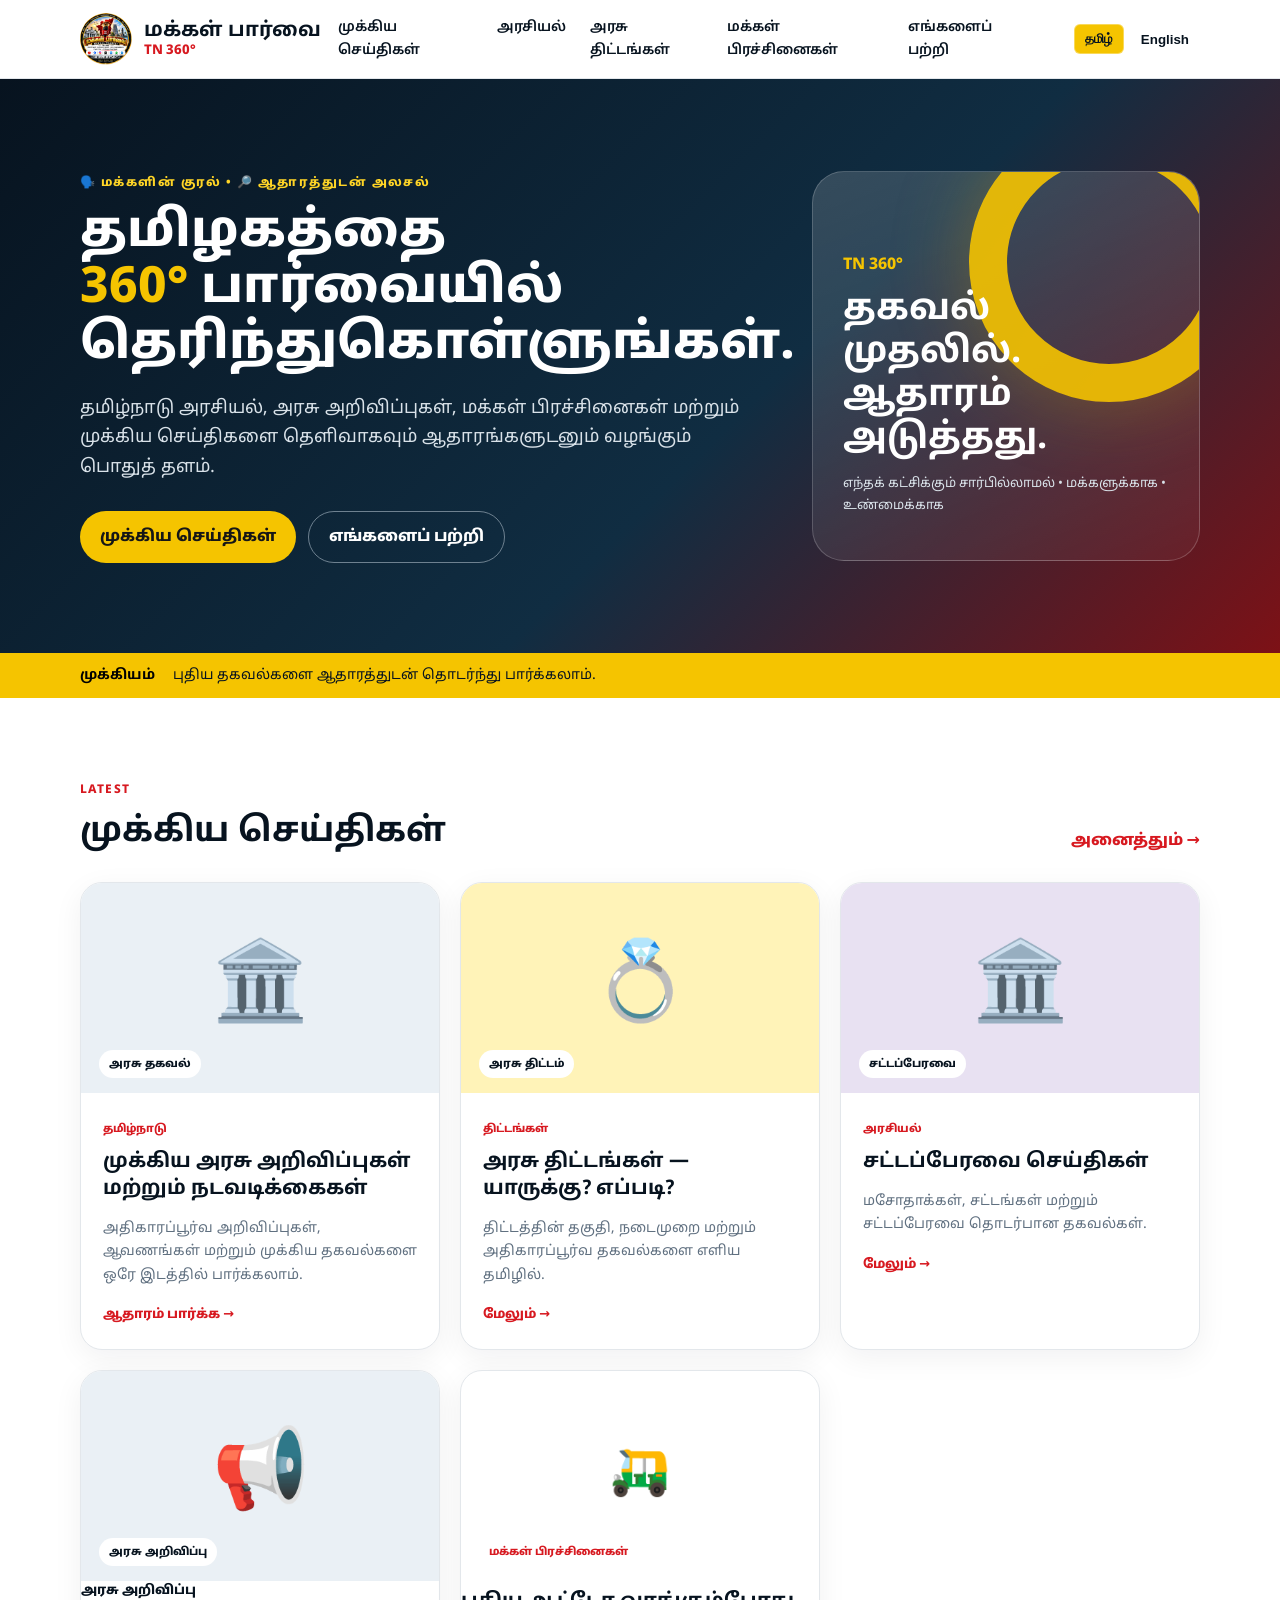
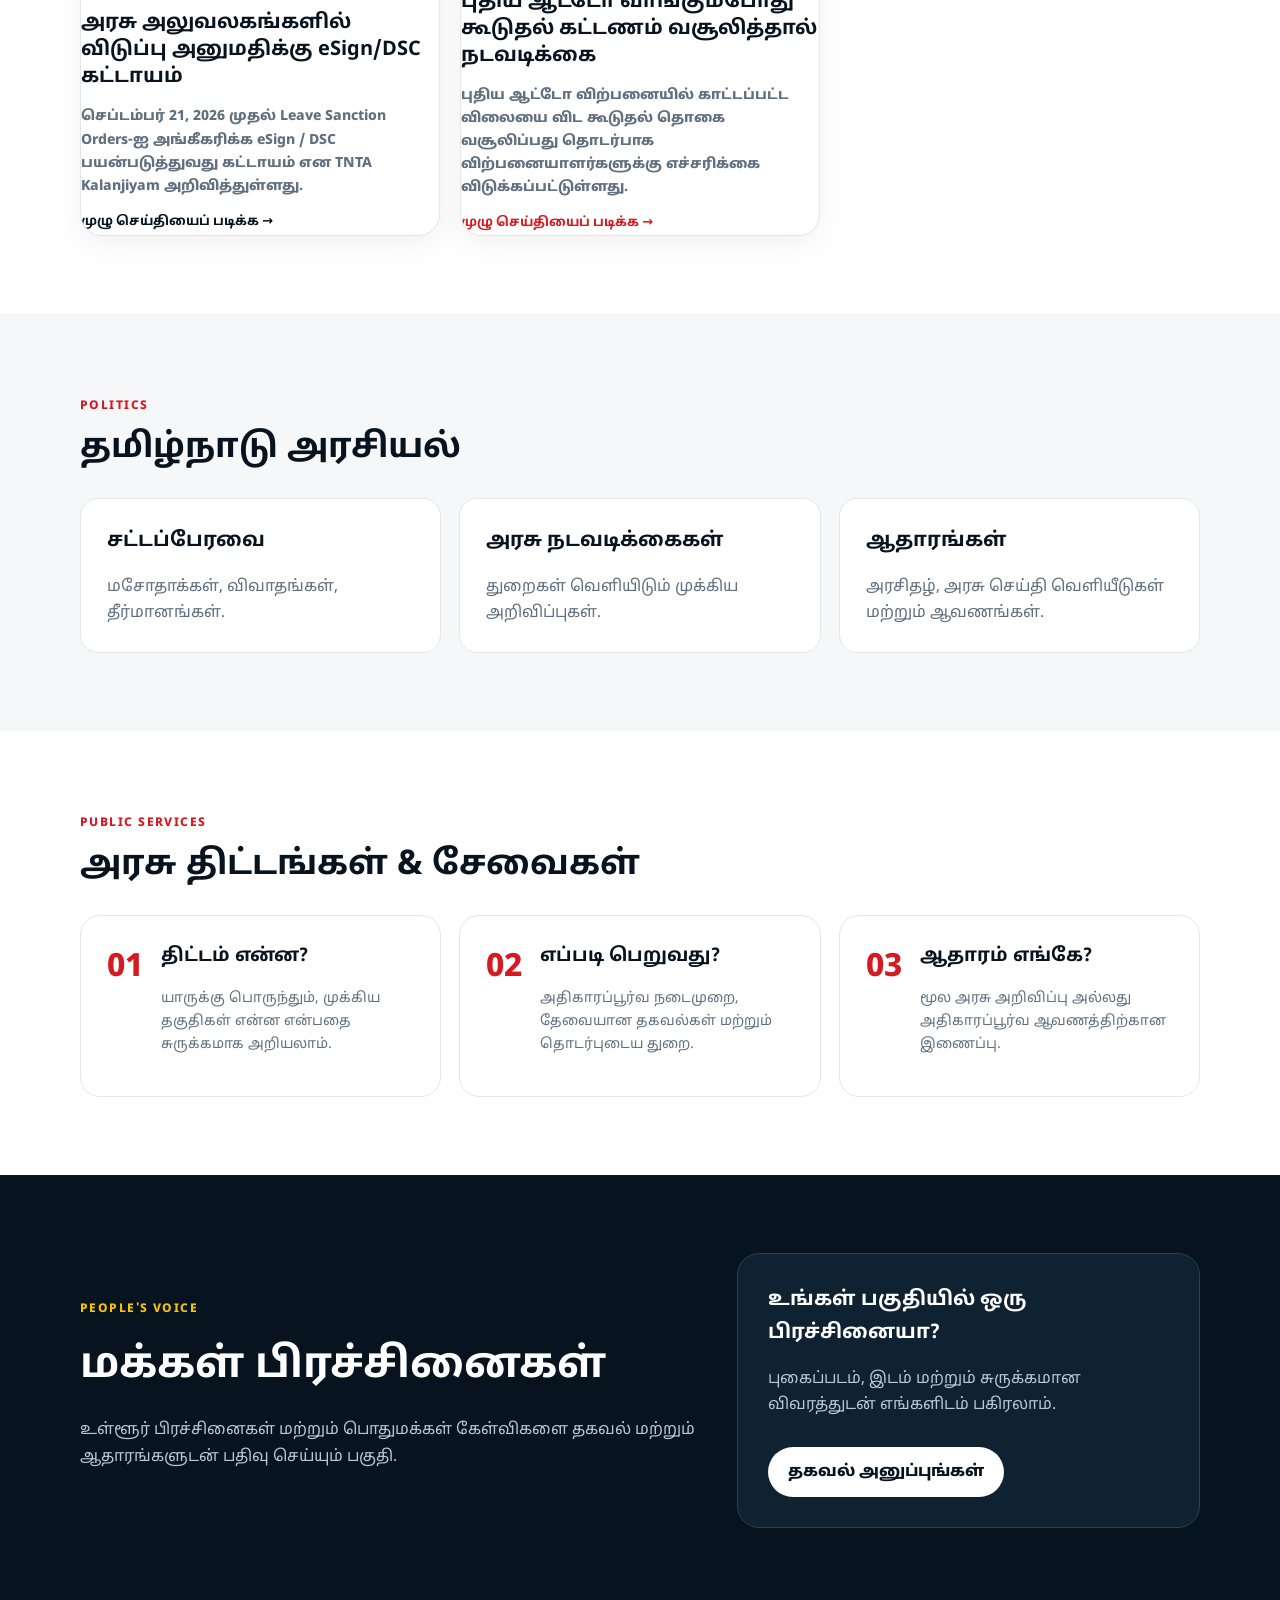
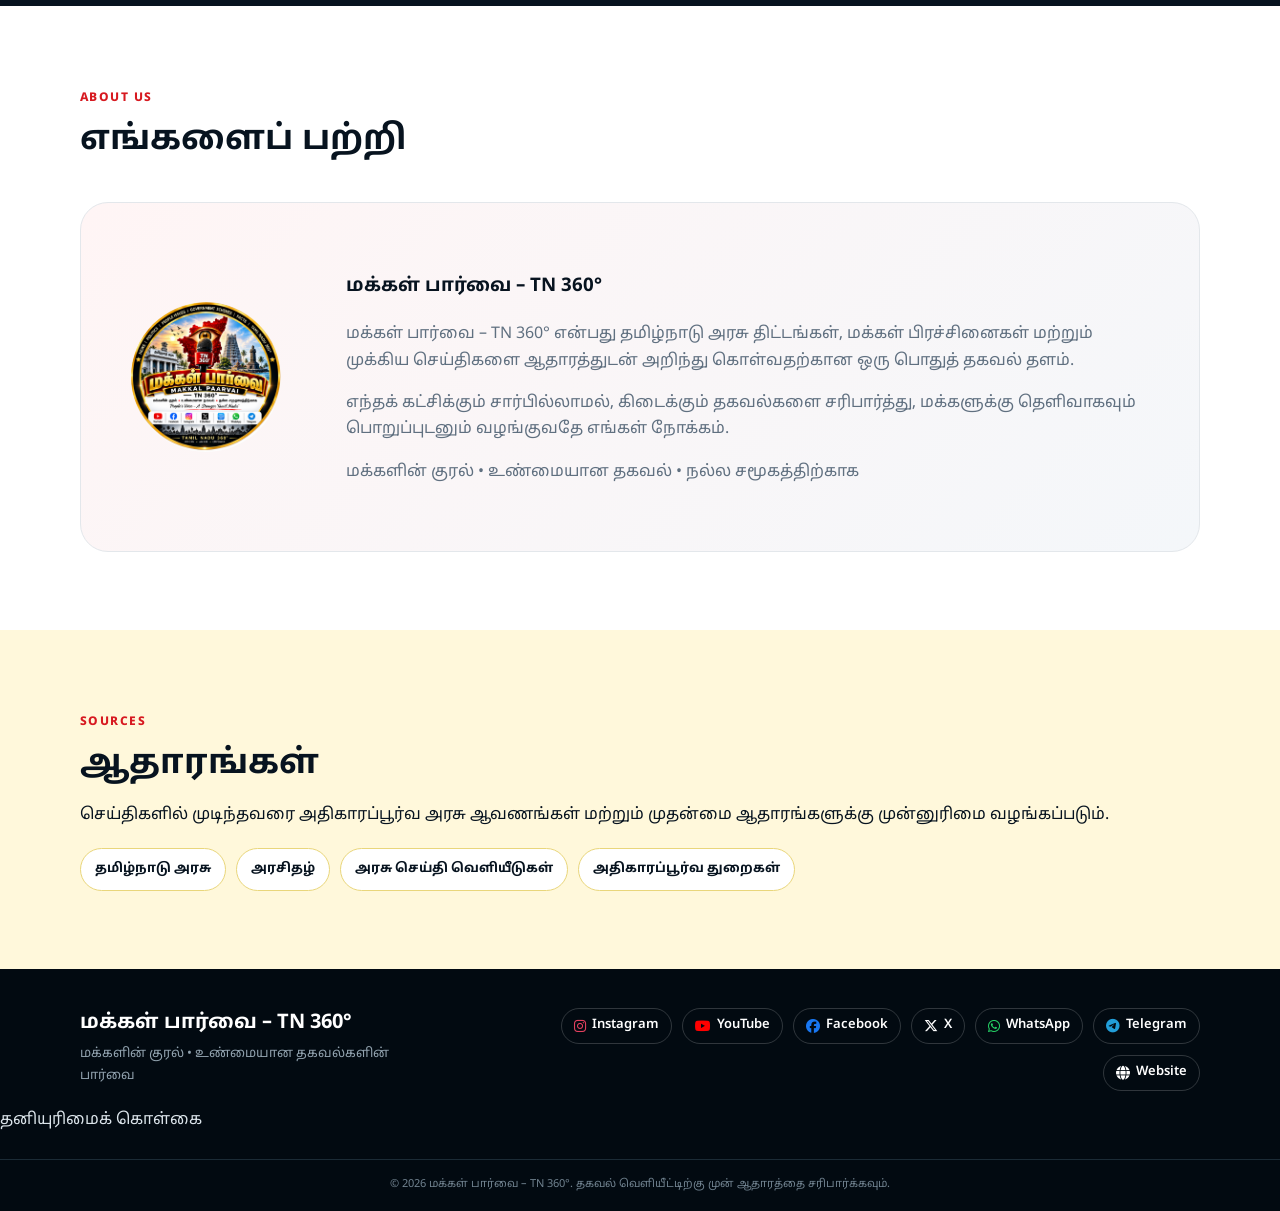
<file: index.html>
<!doctype html>
<html lang="ta">
<head>
  <meta charset="utf-8" />
  <meta name="viewport" content="width=device-width, initial-scale=1" />
  <meta name="description" content="மக்கள் பார்வை – TN 360° | தமிழக செய்திகள், அரசு அறிவிப்புகள், மக்கள் பிரச்சினைகள் மற்றும் ஆதாரத்துடன் தகவல்கள்." />
  <title>மக்கள் பார்வை – TN 360°</title>
  <link rel="icon" type="image/png" href="logo.png">
  <meta name="robots" content="index, follow">
<meta name="author" content="மக்கள் பார்வை – TN 360°">
<link rel="canonical" href="https://makkalpaarvaitn360.in/">
<meta name="theme-color" content="#07131f">
<meta property="og:type" content="website">
<meta property="og:title" content="மக்கள் பார்வை – TN 360°">
<meta property="og:description" content="தமிழக செய்திகள், அரசு அறிவிப்புகள், மக்கள் பிரச்சினைகள் மற்றும் ஆதாரத்துடன் தகவல்கள்.">
<meta property="og:url" content="https://makkalpaarvaitn360.in/">
<meta property="og:image" content="https://makkalpaarvaitn360.in/logo.png">

<meta name="twitter:card" content="summary_large_image">
<meta name="twitter:title" content="மக்கள் பார்வை – TN 360°">
<meta name="twitter:description" content="தமிழக செய்திகள், அரசு அறிவிப்புகள், மக்கள் பிரச்சினைகள் மற்றும் ஆதாரத்துடன் தகவல்கள்.">
<meta name="twitter:image" content="https://makkalpaarvaitn360.in/logo.png">
  <link rel="preconnect" href="https://fonts.googleapis.com">
  <link rel="preconnect" href="https://fonts.gstatic.com" crossorigin>
  <link href="https://fonts.googleapis.com/css2?family=Noto+Sans+Tamil:wght@400;500;600;700;800&display=swap" rel="stylesheet">
  <link rel="stylesheet" href="style.css" />
  <link rel="stylesheet" href="https://cdnjs.cloudflare.com/ajax/libs/font-awesome/6.7.2/css/all.min.css">
</head>
<body>
<header class="site-header">
  <div class="container nav-wrap">
    <a class="brand" href="#top" aria-label="மக்கள் பார்வை TN 360°">
      <img class="site-logo" src="logo.png" alt="மக்கள் பார்வை TN 360°">
      <div><strong>மக்கள் பார்வை</strong><small>TN 360°</small></div>
    </a>
   
    <nav>
      <a href="#latest">முக்கிய செய்திகள்</a>
      <a href="#politics">அரசியல்</a>
      <a href="#schemes">அரசு திட்டங்கள்</a>
      <a href="#people">மக்கள் பிரச்சினைகள்</a>
      <a href="#about">எங்களைப் பற்றி</a>
    </nav>
    <div class="language-switcher">
<button type="button" class="active" onclick="setLanguage('ta')">தமிழ்</button>
<button type="button" onclick="setLanguage('en')">English</button></div>
  </div>
  <select class="mobile-language-switcher" aria-label="Language" onchange="setLanguage(this.value)">
  <option value="ta">தமிழ்</option>
  <option value="en">English</option>
</select>
  <button class="menu" aria-label="மெனு" onclick="document.body.classList.toggle('menu-open')">☰</button>
  </div>
</header>

<main id="top">
<section class="hero">
  <div class="container hero-grid">
    <div>
      <span class="eyebrow">🗣️ மக்களின் குரல் • 🔎 ஆதாரத்துடன் அலசல்</span>
      <h1><span class="no-break">தமிழகத்தை</span><br><span class="no-break"><em>360°</em> பார்வையில்</span><br><span class="no-break">தெரிந்துகொள்ளுங்கள்.</span></h1>
      <p>தமிழ்நாடு அரசியல், அரசு அறிவிப்புகள், மக்கள் பிரச்சினைகள் மற்றும் முக்கிய செய்திகளை தெளிவாகவும் ஆதாரங்களுடனும் வழங்கும் பொதுத் தளம்.</p>
      <div class="hero-actions"><a class="btn primary" href="#latest">முக்கிய செய்திகள்</a><a class="btn ghost" href="#about">எங்களைப் பற்றி</a></div>
    </div>
    <div class="hero-card">
      <div class="ring"></div>
      <div class="hero-card-content"><span>TN 360°</span><h2>தகவல் முதலில்.<br>ஆதாரம் அடுத்தது.</h2><p>எந்தக் கட்சிக்கும் சார்பில்லாமல் • மக்களுக்காக • உண்மைக்காக</p></div>
    </div>
  </div>
</section>

<section class="ticker"><div class="container"><b>முக்கியம்</b><div id="tickerText">புதிய தகவல்களை ஆதாரத்துடன் தொடர்ந்து பார்க்கலாம்.</div></div></section>

<section id="latest" class="section container">
  <div class="section-head"><div><span class="eyebrow">LATEST</span><h2>முக்கிய செய்திகள்</h2></div><a href="#latest">அனைத்தும் →</a></div>
  <div class="cards">
    <article class="card featured"><div class="thumb gov">🏛️<span>அரசு தகவல்</span></div><div class="card-body"><span class="tag">தமிழ்நாடு</span><h3>முக்கிய அரசு அறிவிப்புகள் மற்றும் நடவடிக்கைகள்</h3><p>அதிகாரப்பூர்வ அறிவிப்புகள், ஆவணங்கள் மற்றும் முக்கிய தகவல்களை ஒரே இடத்தில் பார்க்கலாம்.</p><a href="https://stationeryprinting.tn.gov.in/gazette.php" target="_blank" rel="noopener">ஆதாரம் பார்க்க →</a></div></article>
    <article class="card"><div class="thumb gold">💍<span>அரசு திட்டம்</span></div><div class="card-body"><span class="tag">திட்டங்கள்</span><h3>அரசு திட்டங்கள் — யாருக்கு? எப்படி?</h3><p>திட்டத்தின் தகுதி, நடைமுறை மற்றும் அதிகாரப்பூர்வ தகவல்களை எளிய தமிழில்.</p><a href="#schemes">மேலும் →</a></div></article>
    <article class="card"><div class="thumb assembly">🏛️<span>சட்டப்பேரவை</span></div><div class="card-body"><span class="tag">அரசியல்</span><h3>சட்டப்பேரவை செய்திகள்</h3><p>மசோதாக்கள், சட்டங்கள் மற்றும் சட்டப்பேரவை தொடர்பான தகவல்கள்.</p><a href="#politics">மேலும் →</a></div></article>
    <article class="card">
  <a href="https://makkalpaarvaitn360.in/news/first-news.html" style="text-decoration:none;color:inherit;display:block;">
    
    <div class="thumb gov">
      📢 <span>அரசு அறிவிப்பு</span>
    </div>

    <div>
      <span>அரசு அறிவிப்பு</span>

      <h3>
        அரசு அலுவலகங்களில் விடுப்பு அனுமதிக்கு eSign/DSC கட்டாயம்
      </h3>

      <p>
        செப்டம்பர் 21, 2026 முதல் Leave Sanction Orders-ஐ
        அங்கீகரிக்க eSign / DSC பயன்படுத்துவது கட்டாயம் என
        TNTA Kalanjiyam அறிவித்துள்ளது.
      </p>

      <strong>
        முழு செய்தியைப் படிக்க →
      </strong>
    </div>

  </a>
</article>
    <article class="card">
  <a href="https://makkalpaarvaitn360.in/news/auto-dealers-excess-charges.html">

    <div class="thumb people">
      🛺 <span>மக்கள் பிரச்சினைகள்</span>
    </div>

    <div>
  

      <h3>
        புதிய ஆட்டோ வாங்கும்போது கூடுதல் கட்டணம் வசூலித்தால் நடவடிக்கை
      </h3>

      <p>
        புதிய ஆட்டோ விற்பனையில் காட்டப்பட்ட விலையை விட கூடுதல் தொகை வசூலிப்பது தொடர்பாக விற்பனையாளர்களுக்கு எச்சரிக்கை விடுக்கப்பட்டுள்ளது.
      </p>

      <strong>
        முழு செய்தியைப் படிக்க →
      </strong>
    </div>

  </a>
    </article>
  </div>
</section>

<section id="politics" class="section alt"><div class="container">
  <div class="section-head"><div><span class="eyebrow">POLITICS</span><h2>தமிழ்நாடு அரசியல்</h2></div></div>
  <div class="topic-grid"><div><b>சட்டப்பேரவை</b><p>மசோதாக்கள், விவாதங்கள், தீர்மானங்கள்.</p></div><div><b>அரசு நடவடிக்கைகள்</b><p>துறைகள் வெளியிடும் முக்கிய அறிவிப்புகள்.</p></div><div><b>ஆதாரங்கள்</b><p>அரசிதழ், அரசு செய்தி வெளியீடுகள் மற்றும் ஆவணங்கள்.</p></div></div>
</div></section>

<section id="schemes" class="section container">
  <div class="section-head"><div><span class="eyebrow">PUBLIC SERVICES</span><h2>அரசு திட்டங்கள் & சேவைகள்</h2></div></div>
  <div class="scheme-list">
    <div class="scheme"><span>01</span><div><h3>திட்டம் என்ன?</h3><p>யாருக்கு பொருந்தும், முக்கிய தகுதிகள் என்ன என்பதை சுருக்கமாக அறியலாம்.</p></div></div>
    <div class="scheme"><span>02</span><div><h3>எப்படி பெறுவது?</h3><p>அதிகாரப்பூர்வ நடைமுறை, தேவையான தகவல்கள் மற்றும் தொடர்புடைய துறை.</p></div></div>
    <div class="scheme"><span>03</span><div><h3>ஆதாரம் எங்கே?</h3><p>மூல அரசு அறிவிப்பு அல்லது அதிகாரப்பூர்வ ஆவணத்திற்கான இணைப்பு.</p></div></div>
  </div>
</section>

<section id="people" class="section dark"><div class="container people-grid"><div><span class="eyebrow">PEOPLE'S VOICE</span><h2>மக்கள் பிரச்சினைகள்</h2><p>உள்ளூர் பிரச்சினைகள் மற்றும் பொதுமக்கள் கேள்விகளை தகவல் மற்றும் ஆதாரங்களுடன் பதிவு செய்யும் பகுதி.</p></div><div class="contact-card"><b>உங்கள் பகுதியில் ஒரு பிரச்சினையா?</b><p>புகைப்படம், இடம் மற்றும் சுருக்கமான விவரத்துடன் எங்களிடம் பகிரலாம்.</p><a class="btn light" href="mailto:makkalpaarvai.tn360@gmail.com">தகவல் அனுப்புங்கள்</a>

</section>
  <section id="about" class="section about">
  <div class="container">

    <div class="section-head">
      <div>
        <span class="eyebrow">ABOUT US</span>
        <h2>எங்களைப் பற்றி</h2>
      </div>
    </div>

    <div class="about-box">
      <img src="logo.png"
           alt="மக்கள் பார்வை TN 360°"
           style="width:150px;height:150px;object-fit:contain;border-radius:50%;display:block;">

      <div>
        <h3>மக்கள் பார்வை – TN 360°</h3>

        <p>
          மக்கள் பார்வை – TN 360° என்பது தமிழ்நாடு அரசு திட்டங்கள்,
          மக்கள் பிரச்சினைகள் மற்றும் முக்கிய செய்திகளை ஆதாரத்துடன்
          அறிந்து கொள்வதற்கான ஒரு பொதுத் தகவல் தளம்.
        </p>

        <p>
          எந்தக் கட்சிக்கும் சார்பில்லாமல், கிடைக்கும் தகவல்களை
          சரிபார்த்து, மக்களுக்கு தெளிவாகவும் பொறுப்புடனும்
          வழங்குவதே எங்கள் நோக்கம்.
        </p>

        <p>
          மக்களின் குரல் • உண்மையான தகவல் • நல்ல சமூகத்திற்காக
        </p>
      </div>
    </div>

  </div>
  </section>
<section id="sources" class="section source-section"><div class="container"><span class="eyebrow">SOURCES</span><h2>ஆதாரங்கள்</h2><p>செய்திகளில் முடிந்தவரை அதிகாரப்பூர்வ அரசு ஆவணங்கள் மற்றும் முதன்மை ஆதாரங்களுக்கு முன்னுரிமை வழங்கப்படும்.</p><div class="source-pills"><span>தமிழ்நாடு அரசு</span><span>அரசிதழ்</span><span>அரசு செய்தி வெளியீடுகள்</span><span>அதிகாரப்பூர்வ துறைகள்</span></div></div></section>
</main>

<footer>
  <div class="container footer-grid">
    <div>
      <strong>மக்கள் பார்வை – TN 360°</strong>
      <p>மக்களின் குரல் • உண்மையான தகவல்களின் பார்வை</p>
    </div>

    <div class="social">
  <a href="https://www.instagram.com/makkalpaarvaitn360/" target="_blank" rel="noopener" aria-label="Instagram"><i class="fa-brands fa-instagram"></i><span>Instagram</span></a>
  <a href="https://www.youtube.com/@MakkalPaarvaiTN360" target="_blank" rel="noopener" aria-label="YouTube"><i class="fa-brands fa-youtube"></i><span>YouTube</span></a>
  <a href="https://www.facebook.com/profile.php?id=61594509090727" target="_blank" rel="noopener" aria-label="Facebook"><i class="fa-brands fa-facebook"></i><span>Facebook</span></a>
  <a href="https://x.com/MakkalPaarvaiTN" target="_blank" rel="noopener" aria-label="X"><i class="fa-brands fa-x-twitter"></i><span>X</span></a>
  <a href="https://whatsapp.com/channel/0029VbDKTFdCxoAmaTewLA0a" target="_blank" rel="noopener" aria-label="WhatsApp"><i class="fa-brands fa-whatsapp"></i><span>WhatsApp</span></a>
  <a href="https://t.me/MakkalPaarvaiTN360" target="_blank" rel="noopener" aria-label="Telegram"><i class="fa-brands fa-telegram"></i><span>Telegram</span></a>
  <a href="https://makkalpaarvaitn360.in/" target="_blank" rel="noopener" aria-label="Website"><i class="fa-solid fa-globe"></i><span>Website</span></a>
</div>
  </div>
<p>
  <a href="privacy-policy.html">தனியுரிமைக் கொள்கை</a>
</p>
  <div class="copyright">
    © 2026 மக்கள் பார்வை – TN 360°. தகவல் வெளியீட்டிற்கு முன் ஆதாரத்தை சரிபார்க்கவும்.
  </div>
</footer><script src="script.js"></script>
</body>
</html>
</file>
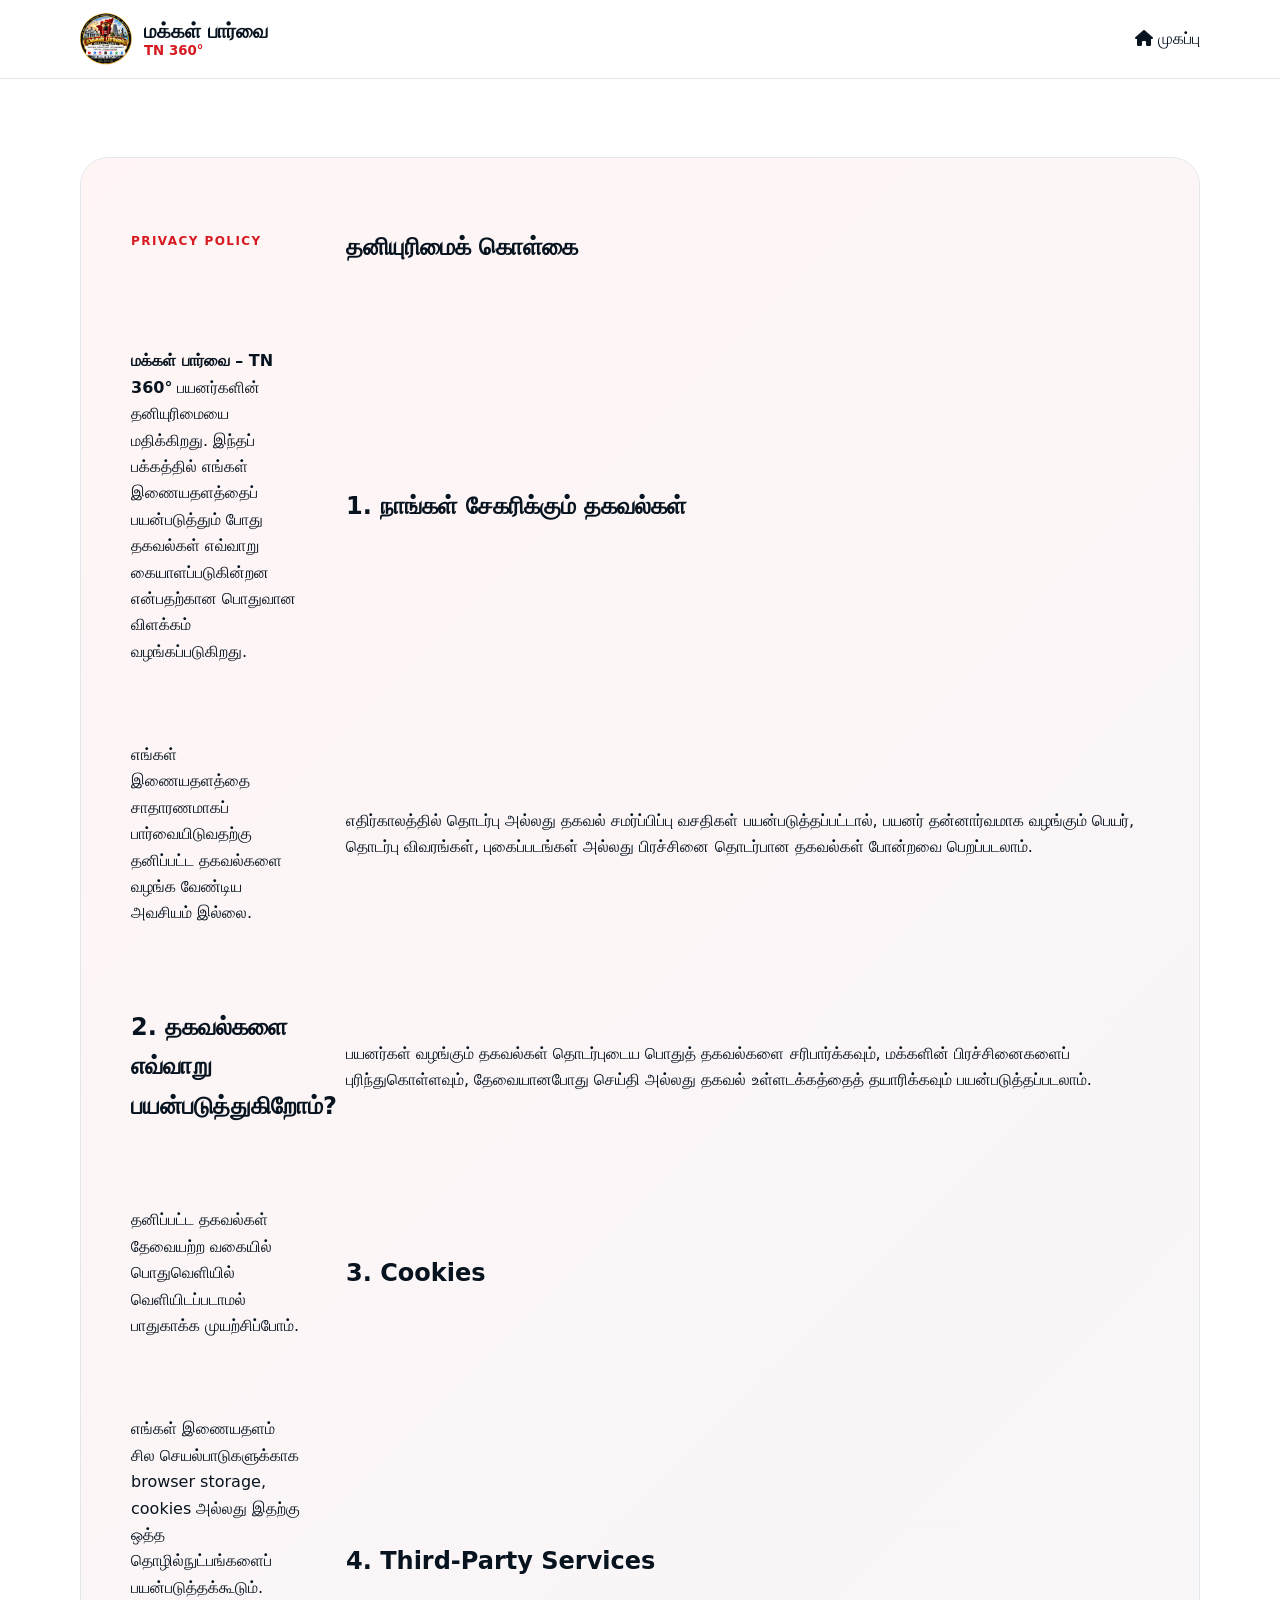
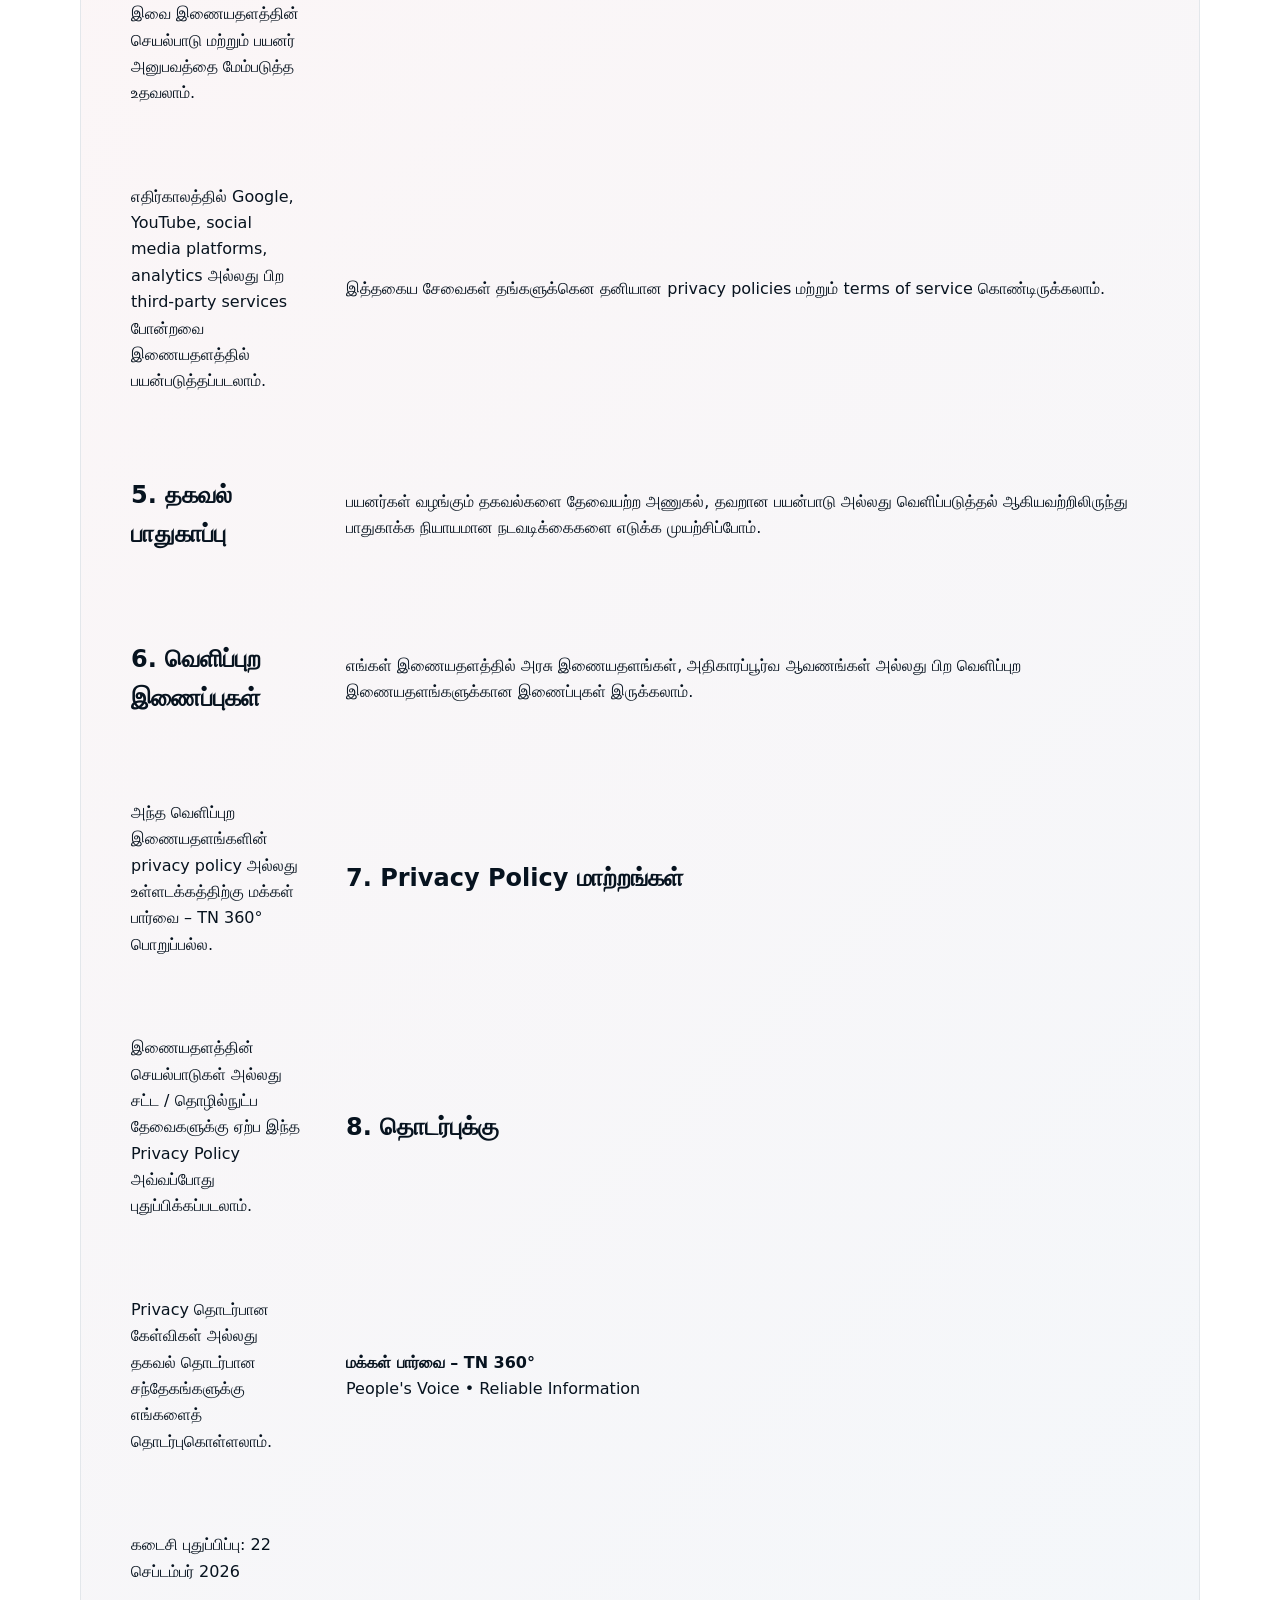
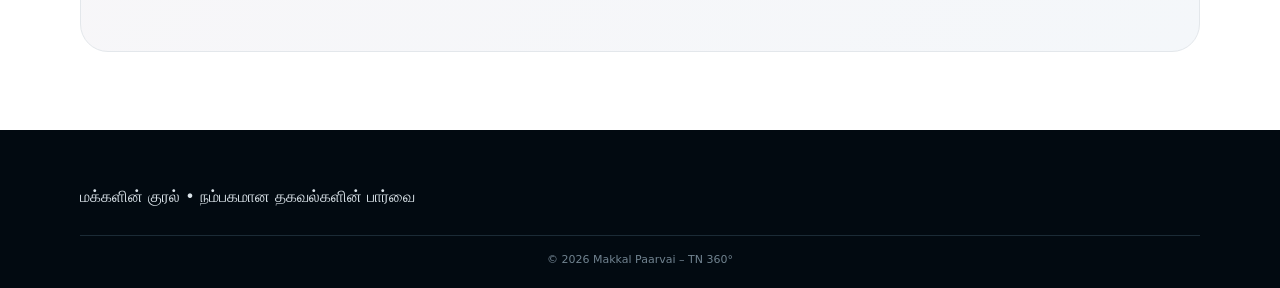
<file: privacy-policy.html>
<!doctype html>
<html lang="ta">
<head>
  <meta charset="utf-8">
  <meta name="viewport" content="width=device-width, initial-scale=1">

  <title>தனியுரிமைக் கொள்கை – மக்கள் பார்வை TN 360°</title>

  <meta name="description" content="மக்கள் பார்வை – TN 360° தனியுரிமைக் கொள்கை. பயனர் தகவல்கள் எவ்வாறு பயன்படுத்தப்படுகின்றன மற்றும் பாதுகாக்கப்படுகின்றன என்பதற்கான தகவல்கள்.">

  <link rel="icon" type="image/png" href="logo.png">
  <link rel="stylesheet" href="style.css">

  <link rel="stylesheet"
        href="https://cdnjs.cloudflare.com/ajax/libs/font-awesome/6.7.2/css/all.min.css">
</head>

<body>

<header class="site-header">
  <div class="container nav-wrap">

    <a href="index.html" class="brand">
      <img src="logo.png"
           alt="மக்கள் பார்வை TN 360°"
           class="site-logo">

      <div>
        <strong>மக்கள் பார்வை</strong>
        <small>TN 360°</small>
      </div>
    </a>

    <a href="index.html" class="hero-btn">
      <i class="fa-solid fa-house"></i>
      முகப்பு
    </a>

  </div>
</header>

<main>

  <section class="section">
    <div class="container">

      <div class="about-box">

        <span class="eyebrow">PRIVACY POLICY</span>

        <h1>தனியுரிமைக் கொள்கை</h1>

        <p>
          <strong>மக்கள் பார்வை – TN 360°</strong>
          பயனர்களின் தனியுரிமையை மதிக்கிறது.
          இந்தப் பக்கத்தில் எங்கள் இணையதளத்தைப் பயன்படுத்தும் போது
          தகவல்கள் எவ்வாறு கையாளப்படுகின்றன என்பதற்கான பொதுவான விளக்கம் வழங்கப்படுகிறது.
        </p>

        <h2>1. நாங்கள் சேகரிக்கும் தகவல்கள்</h2>

        <p>
          எங்கள் இணையதளத்தை சாதாரணமாகப் பார்வையிடுவதற்கு
          தனிப்பட்ட தகவல்களை வழங்க வேண்டிய அவசியம் இல்லை.
        </p>

        <p>
          எதிர்காலத்தில் தொடர்பு அல்லது தகவல் சமர்ப்பிப்பு வசதிகள்
          பயன்படுத்தப்பட்டால், பயனர் தன்னார்வமாக வழங்கும்
          பெயர், தொடர்பு விவரங்கள், புகைப்படங்கள் அல்லது
          பிரச்சினை தொடர்பான தகவல்கள் போன்றவை பெறப்படலாம்.
        </p>

        <h2>2. தகவல்களை எவ்வாறு பயன்படுத்துகிறோம்?</h2>

        <p>
          பயனர்கள் வழங்கும் தகவல்கள் தொடர்புடைய பொதுத் தகவல்களை
          சரிபார்க்கவும், மக்களின் பிரச்சினைகளைப் புரிந்துகொள்ளவும்,
          தேவையானபோது செய்தி அல்லது தகவல் உள்ளடக்கத்தைத் தயாரிக்கவும்
          பயன்படுத்தப்படலாம்.
        </p>

        <p>
          தனிப்பட்ட தகவல்கள் தேவையற்ற வகையில் பொதுவெளியில்
          வெளியிடப்படாமல் பாதுகாக்க முயற்சிப்போம்.
        </p>

        <h2>3. Cookies</h2>

        <p>
          எங்கள் இணையதளம் சில செயல்பாடுகளுக்காக browser storage,
          cookies அல்லது இதற்கு ஒத்த தொழில்நுட்பங்களைப் பயன்படுத்தக்கூடும்.
          இவை இணையதளத்தின் செயல்பாடு மற்றும் பயனர் அனுபவத்தை
          மேம்படுத்த உதவலாம்.
        </p>

        <h2>4. Third-Party Services</h2>

        <p>
          எதிர்காலத்தில் Google, YouTube, social media platforms,
          analytics அல்லது பிற third-party services போன்றவை
          இணையதளத்தில் பயன்படுத்தப்படலாம்.
        </p>

        <p>
          இத்தகைய சேவைகள் தங்களுக்கென தனியான privacy policies
          மற்றும் terms of service கொண்டிருக்கலாம்.
        </p>

        <h2>5. தகவல் பாதுகாப்பு</h2>

        <p>
          பயனர்கள் வழங்கும் தகவல்களை தேவையற்ற அணுகல்,
          தவறான பயன்பாடு அல்லது வெளிப்படுத்தல் ஆகியவற்றிலிருந்து
          பாதுகாக்க நியாயமான நடவடிக்கைகளை எடுக்க முயற்சிப்போம்.
        </p>

        <h2>6. வெளிப்புற இணைப்புகள்</h2>

        <p>
          எங்கள் இணையதளத்தில் அரசு இணையதளங்கள், அதிகாரப்பூர்வ
          ஆவணங்கள் அல்லது பிற வெளிப்புற இணையதளங்களுக்கான
          இணைப்புகள் இருக்கலாம்.
        </p>

        <p>
          அந்த வெளிப்புற இணையதளங்களின் privacy policy அல்லது
          உள்ளடக்கத்திற்கு மக்கள் பார்வை – TN 360° பொறுப்பல்ல.
        </p>

        <h2>7. Privacy Policy மாற்றங்கள்</h2>

        <p>
          இணையதளத்தின் செயல்பாடுகள் அல்லது சட்ட / தொழில்நுட்ப
          தேவைகளுக்கு ஏற்ப இந்த Privacy Policy அவ்வப்போது
          புதுப்பிக்கப்படலாம்.
        </p>

        <h2>8. தொடர்புக்கு</h2>

        <p>
          Privacy தொடர்பான கேள்விகள் அல்லது தகவல் தொடர்பான
          சந்தேகங்களுக்கு எங்களைத் தொடர்புகொள்ளலாம்.
        </p>

        <p>
          <strong>மக்கள் பார்வை – TN 360°</strong><br>
          People's Voice • Reliable Information
        </p>

        <p class="muted">
          கடைசி புதுப்பிப்பு: 22 செப்டம்பர் 2026
        </p>

      </div>

    </div>
  </section>

</main>

<footer>
  <div class="container">
    <p>மக்களின் குரல் • நம்பகமான தகவல்களின் பார்வை</p>
    <div class="copyright">
      © 2026 Makkal Paarvai – TN 360°
    </div>
  </div>
</footer>

</body>
</html>
</file>
<file: style.css>
:root{
  --ink:#07131f;
  --muted:#607080;
  --red:#d71920;
  --gold:#f5c400;
  --paper:#f6f7f9;
  --white:#fff;
  --line:#e3e7eb;
  --radius:22px;
}

*{
  box-sizing:border-box;
}

html{
  scroll-behavior:smooth;
  overflow-x:hidden;
}

body{
  margin:0;
  font-family:'Noto Sans Tamil',system-ui,sans-serif;
  color:var(--ink);
  background:#fff;
  line-height:1.65;
  overflow-x:hidden;
}

img{
  max-width:100%;
  height:auto;
}

a{
  text-decoration:none;
  color:inherit;
}

.container{
  width:min(1120px,92%);
  margin:0 auto;
}

/* ================= HEADER ================= */

.site-header{
  position:sticky;
  top:0;
  z-index:20;
  background:rgba(255,255,255,.96);
  backdrop-filter:blur(12px);
  border-bottom:1px solid var(--line);
}

.nav-wrap{
  min-height:78px;
  display:flex;
  align-items:center;
  justify-content:space-between;
  gap:30px;
}

.brand{
  display:flex;
  align-items:center;
  gap:12px;
  min-width:0;
}

.site-logo{
  width:52px;
  height:52px;
  min-width:52px;
  object-fit:contain;
  display:block;
  border-radius:50%;
}

.brand>div:last-child{
  display:flex;
  flex-direction:column;
  min-width:0;
}

.brand strong{
  font-size:20px;
  line-height:1.2;
  white-space:nowrap;
}

.brand small{
  color:var(--red);
  font-weight:800;
  line-height:1.2;
}

.brand-mark{
  width:52px;
  height:52px;
  flex-shrink:0;
  border-radius:50%;
  background:#fff;
  border:3px solid var(--ink);
  display:flex;
  flex-direction:column;
  justify-content:center;
  align-items:center;
  line-height:1.05;
  position:relative;
  overflow:hidden;
}

.brand-mark:before{
  content:'';
  position:absolute;
  inset:0;
  background:linear-gradient(
    135deg,
    var(--red) 0 42%,
    transparent 42%
  );
}

.brand-mark span,
.brand-mark b{
  position:relative;
  z-index:1;
  font-size:8px;
}

.brand-mark b{
  margin-top:2px;
  font-size:7px;
  color:var(--red);
}

nav{
  display:flex;
  gap:24px;
  font-weight:600;
  font-size:14px;
}

nav a:hover{
  color:var(--red);
}

.menu{
  display:none;
  border:0;
  background:none;
  font-size:28px;
  cursor:pointer;
  padding:4px;
}

/* ================= HERO ================= */

.hero{
  background:
    linear-gradient(
      135deg,
      #07131f 0%,
      #102d42 58%,
      #7d1116 100%
    );
  color:#fff;
  padding:90px 0;
}

.hero-grid{
  display:grid;
  grid-template-columns:minmax(0,1.15fr) minmax(0,.85fr);
  gap:60px;
  align-items:center;
}

.eyebrow{
  display:inline-block;
  font-size:12px;
  letter-spacing:.12em;
  font-weight:800;
  color:var(--red);
  margin-bottom:12px;
}

.hero .eyebrow{
  color:#ffd526;
}

.hero h1{
  font-size:clamp(38px,5.5vw,50px);
  line-height:1.12;
  margin:0 0 20px;
  font-weight:800;
}

.hero h1 em{
  font-style:normal;
  color:var(--gold);
}

.hero p{
  font-size:18px;
  color:#d9e2e9;
  max-width:680px;
}

.hero-actions{
  display:flex;
  gap:12px;
  margin-top:28px;
  flex-wrap:wrap;
}

.btn{
  display:inline-flex;
  align-items:center;
  justify-content:center;
  padding:12px 20px;
  border-radius:999px;
  font-weight:800;
}

.primary{
  background:var(--gold);
  color:#161616;
}

.ghost{
  border:1px solid #6e8190;
}

.light{
  background:#fff;
  color:var(--ink);
}

.hero-card{
  min-height:390px;
  border-radius:32px;
  background:
    linear-gradient(
      160deg,
      rgba(255,255,255,.16),
      rgba(255,255,255,.04)
    );
  border:1px solid rgba(255,255,255,.2);
  display:flex;
  align-items:end;
  padding:30px;
  position:relative;
  overflow:hidden;
}

.ring{
  position:absolute;
  width:280px;
  height:280px;
  border:38px solid rgba(245,196,0,.9);
  border-radius:50%;
  right:-50px;
  top:-50px;
  box-shadow:0 0 80px rgba(245,196,0,.25);
}

.hero-card-content{
  position:relative;
  z-index:1;
}

.hero-card-content span{
  color:var(--gold);
  font-weight:800;
}

.hero-card h2{
  font-size:36px;
  line-height:1.2;
  margin:10px 0;
}

.hero-card p{
  font-size:13px;
}

/* ================= TICKER ================= */

.ticker{
  background:var(--gold);
  font-size:14px;
}

.ticker .container{
  display:flex;
  gap:18px;
  padding:11px 0;
  align-items:center;
}

.ticker b{
  color:#000;
  flex-shrink:0;
}

/* ================= SECTIONS ================= */

.section{
  padding:78px 0;
}

.section-head{
  display:flex;
  justify-content:space-between;
  align-items:end;
  margin-bottom:28px;
  gap:20px;
}

.section-head h2,
.source-section h2{
  font-size:34px;
  line-height:1.2;
  margin:0;
}

.section-head>a{
  font-weight:800;
  color:var(--red);
  flex-shrink:0;
}

/* ================= CARDS ================= */

.cards{
  display:grid;
  grid-template-columns:repeat(3,minmax(0,1fr));
  gap:20px;
}

.card{
  min-width:0;
  border:1px solid var(--line);
  border-radius:var(--radius);
  overflow:hidden;
  background:#fff;
  box-shadow:0 8px 30px rgba(7,19,31,.06);
}

.thumb{
  height:210px;
  display:flex;
  align-items:center;
  justify-content:center;
  font-size:78px;
  position:relative;
}
.thumb.people{
    font-size:48px;
}
.thumb span{
  position:absolute;
  left:18px;
  bottom:15px;
  background:#fff;
  padding:5px 10px;
  border-radius:999px;
  font-size:11px;
  font-weight:800;
}

.gov{
  background:#eaf0f5;
}

.gold{
  background:#fff3b8;
}

.assembly{
  background:#e8e1f2;
}

.card-body{
  padding:22px;
}

.tag{
  font-size:11px;
  color:var(--red);
  font-weight:800;
}

.card h3{
    font-size:20px;
    line-height:1.35;
    margin:8px 0;
    color:var(--ink);
}

.card p{
  color:var(--muted);
  font-size:14px;
}

.card a{
  color:var(--red);
  font-weight:800;
  font-size:13px;
}

/* ================= POLITICS ================= */

.alt{
  background:var(--paper);
}

.topic-grid{
  display:grid;
  grid-template-columns:repeat(3,minmax(0,1fr));
  gap:18px;
}

.topic-grid>div{
  padding:26px;
  background:#fff;
  border-radius:18px;
  border:1px solid var(--line);
}

.topic-grid b{
  font-size:20px;
}

.topic-grid p{
  color:var(--muted);
  margin-bottom:0;
}

/* ================= SCHEMES ================= */

.scheme-list{
  display:grid;
  grid-template-columns:repeat(3,minmax(0,1fr));
  gap:18px;
}

.scheme{
  padding:26px;
  border:1px solid var(--line);
  border-radius:20px;
  display:flex;
  gap:18px;
  min-width:0;
}

.scheme>span{
  font-size:32px;
  color:var(--red);
  font-weight:800;
  flex-shrink:0;
}

.scheme h3{
  margin:0;
}

.scheme p{
  color:var(--muted);
  font-size:14px;
}

/* ================= PEOPLE ================= */

.dark{
  background:#07131f;
  color:#fff;
}

.people-grid{
  display:grid;
  grid-template-columns:minmax(0,1fr) minmax(0,.75fr);
  gap:40px;
  align-items:center;
}

.dark .eyebrow{
  color:var(--gold);
}

.dark h2{
  font-size:42px;
  margin:0 0 12px;
}

.dark p{
  color:#b9c8d3;
}

.contact-card{
  padding:30px;
  border:1px solid #294152;
  background:#0e2231;
  border-radius:22px;
}

.contact-card b{
  font-size:20px;
}

.contact-card .btn{
  margin-top:12px;
}

/* ================= ABOUT ================= */

.about-box{
  display:grid;
  grid-template-columns:170px minmax(0,1fr);
  gap:45px;
  align-items:center;
  padding:50px;
  border-radius:28px;
  background:linear-gradient(135deg,#fff5f5,#f4f7fa);
  border:1px solid var(--line);
}

.brand-mark.big{
  width:150px;
  height:150px;
}

.brand-mark.big span{
  font-size:18px;
}

.brand-mark.big b{
  font-size:14px;
}

.about h2{
  font-size:34px;
  margin:0 0 12px;
}

.about p{
  color:var(--muted);
}

.principles{
  display:flex;
  gap:10px;
  flex-wrap:wrap;
}

.principles span{
  background:#fff;
  border:1px solid var(--line);
  border-radius:999px;
  padding:7px 12px;
  font-size:12px;
  font-weight:800;
}

/* ================= SOURCES ================= */

.source-section{
  background:#fff8db;
}

.source-pills{
  display:flex;
  gap:10px;
  flex-wrap:wrap;
  margin-top:20px;
}

.source-pills span{
  background:#fff;
  padding:10px 14px;
  border-radius:999px;
  border:1px solid #e9d67b;
  font-size:13px;
  font-weight:700;
}

/* ================= FOOTER ================= */

footer{
  background:#020a11;
  color:#dbe4ea;
  padding:38px 0 18px;
}

.footer-grid{
  display:flex;
  justify-content:space-between;
  gap:20px;
}

.footer-grid strong{
  font-size:20px;
  color:#fff;
}

.footer-grid p{
  margin:4px 0;
  color:#91a2ae;
  font-size:13px;
}

.social{
  display:flex;
  gap:20px;
}

.social a:hover{
  color:var(--gold);
}

.copyright{
  text-align:center;
  border-top:1px solid #1b2b36;
  margin-top:25px;
  padding-top:15px;
  color:#718390;
  font-size:11px;
}

/* ================= TABLET ================= */

@media(max-width:900px){

  .nav-wrap{
    min-height:72px;
  }

  nav{
    display:none;
    position:absolute;
    left:4%;
    right:4%;
    top:72px;
    background:#fff;
    padding:18px;
    border:1px solid var(--line);
    border-radius:16px;
    box-shadow:0 12px 30px rgba(0,0,0,.12);
    flex-direction:column;
    gap:14px;
  }

  .menu{
    display:block;
  }

  .menu-open nav{
    display:flex;
  }

  .hero{
    padding:65px 0;
  }

  .hero-grid{
    grid-template-columns:1fr;
    gap:35px;
  }

  .hero-card{
    min-height:320px;
  }

  .cards,
  .topic-grid,
  .scheme-list{
    grid-template-columns:repeat(2,minmax(0,1fr));
  }

  .people-grid{
    grid-template-columns:1fr;
  }
}

/* ================= MOBILE ================= */

@media(max-width:600px){

  .container{
    width:calc(100% - 28px);
    max-width:none;
  }

  .nav-wrap{
    min-height:68px;
    gap:10px;
  }

  .site-logo{
    width:46px;
    height:46px;
    min-width:46px;
  }

  .brand{
    gap:9px;
    min-width:0;
  }

  .brand strong{
    font-size:17px;
  }

  .brand small{
    font-size:11px;
  }

  .menu{
    font-size:26px;
  }

  nav{
    top:68px;
    left:14px;
    right:14px;
  }

  .hero{
    padding:48px 0;
  }

  .hero-grid{
    gap:30px;
  }

  .hero h1{
    font-size:38px;
    line-height:1.15;
  }

  .hero p{
    font-size:16px;
  }

  .hero-actions{
    width:100%;
    flex-direction:column;
    align-items:stretch;
  }

  .hero-actions .btn{
    width:100%;
  }

  .hero-card{
    min-height:280px;
    padding:24px;
    border-radius:24px;
  }

  .hero-card h2{
    font-size:29px;
  }

  .ring{
    width:210px;
    height:210px;
    border-width:28px;
    right:-60px;
    top:-60px;
  }

  .ticker .container{
    gap:10px;
    flex-wrap:wrap;
    padding:10px 0;
  }

  .section{
    padding:55px 0;
  }

  .section-head{
    align-items:flex-start;
    flex-direction:column;
    gap:8px;
    margin-bottom:22px;
  }

  .section-head h2,
  .source-section h2{
    font-size:28px;
  }

  .cards,
  .topic-grid,
  .scheme-list{
    grid-template-columns:1fr;
  }

  .thumb{
    height:190px;
    font-size:65px;
  }

  .card-body{
    padding:20px;
  }

  .card h3{
    font-size:19px;
  }

  .scheme{
    padding:22px;
  }

  .dark h2{
    font-size:34px;
  }

  .contact-card{
    padding:24px;
  }

  .about-box{
    grid-template-columns:1fr;
    gap:25px;
    padding:28px 22px;
  }

  .brand-mark.big{
    width:130px;
    height:130px;
    margin:0 auto;
  }

  .about h2{
    font-size:28px;
  }

  .footer-grid{
    flex-direction:column;
  }

  .social{
    flex-wrap:wrap;
  }
}
/* FINAL MOBILE TEXT FIX */

@media(max-width:600px){

  .hero,
  .hero-grid,
  .hero-card,
  .hero-card-content,
  .section,
  .card,
  .card-body,
  .about-box,
  .people-grid{
    min-width:0;
    max-width:100%;
  }

  .hero h1,
  .hero p,
  .hero-card h2,
  .hero-card p,
  .card h3,
  .card p,
  .about h2,
  .about p,
  .dark h2,
  .dark p{
    overflow-wrap:anywhere;
    word-break:break-word;
  } 
  .hero h1{
  word-break:keep-all;
  overflow-wrap:normal;
  }

  .hero h1{
  font-size:26px;
  line-height:1.18;
  }

  .hero p{
    font-size:16px;
    line-height:1.7;
  }

  .hero-card h2{
    font-size:28px;
    line-height:1.25;
  }

  .hero-card p{
    font-size:14px;
    line-height:1.6;
  }

  .hero-card{
    overflow:hidden;
  }

  .btn{
    max-width:100%;
    white-space:normal;
    text-align:center;
  }
  .hero-grid{
  grid-template-columns:1fr !important;
  gap:24px;
}

.hero-card{
  width:100%;
  max-width:100%;
}

.hero-card-content{
  width:100%;
  max-width:100%;
}
    }
/* HERO HEADING OVERFLOW FIX */

.hero-grid{
  min-width:0;
  grid-template-columns:minmax(0, 1.3fr) minmax(0, 0.75fr);
}

.hero-grid > div{
  min-width:0;
  max-width:100%;
}

.hero h1{
  width:100%;
  max-width:100%;
  overflow-wrap:normal;
word-break:keep-all;
}
/* SOCIAL ICON FOOTER */

.social{
  display:flex;
  align-items:center;
  justify-content:flex-end;
  gap:10px;
  flex-wrap:wrap;
}

.social a{
  display:inline-flex;
  align-items:center;
  justify-content:center;
  min-height:36px;
  padding:0 12px;
  border:1px solid rgba(255,255,255,.18);
  border-radius:999px;
  color:#fff;
  text-decoration:none;
  font-size:13px;
  font-weight:600;
  white-space:nowrap;
  transition:.2s ease;
}
.social a i{
  margin-right:6px;
  font-size:14px;
}

.social a:nth-child(1) i{
  color:#E4405F;
}

.social a:nth-child(2) i{
  color:#FF0000;
}

.social a:nth-child(3) i{
  color:#1877F2;
}

.social a:nth-child(4) i{
  color:#ffffff;
}

.social a:nth-child(5) i{
  color:#25D366;
}

.social a:nth-child(6) i{
  color:#229ED9;
}

.social a:nth-child(7) i{
  color:#ffffff;
}

.social a:hover{
  transform:translateY(-2px);
  border-color:#f5c400;
}

@media(max-width:600px){
  .social{
    justify-content:flex-start;
    margin-top:14px;
  }

  .social a{
  min-height:34px;
  padding:0 10px;
  font-size:12px;
}
}
.no-break{
  white-space:nowrap;
}
/* SMALL DESKTOP / MOBILE DESKTOP VIEW */
@media (min-width:901px) and (max-width:1100px){
  .hero-grid{
    grid-template-columns:minmax(0,1.3fr) minmax(0,0.75fr);
    gap:30px;
  }

  .hero h1{
    font-size:38px;
    line-height:1.12;
  }
}
.language-switcher{
  display:flex;
  gap:6px;
  margin-left:16px;
}

.language-switcher button{
  border:1px solid rgba(255,255,255,.35);
  background:transparent;
  color:#07131f;
  padding:6px 10px;
  border-radius:6px;
  cursor:pointer;
  font-weight:600;
}

.language-switcher button.active{
  background:#f5c400;
  color:#07131f;
}
/* ================= MOBILE HEADER FIX ================= */

@media (max-width:600px){

  .nav-wrap{
    display:grid;
    grid-template-columns:minmax(0,1fr) auto auto;
    align-items:center;
    gap:8px;
    flex-wrap:nowrap;
  }

  .brand{
    min-width:0;
    width:100%;
  }

  .brand > div:last-child{
    min-width:0;
    overflow:hidden;
  }

  .brand strong{
    font-size:16px;
    white-space:nowrap;
  }

  .brand small{
    font-size:10px;
  }

  .language-switcher{
    display:flex;
    flex:0 0 auto;
    margin-left:0;
    gap:4px;
    white-space:nowrap;
  }

  .language-switcher button{
    flex:0 0 auto;
    padding:6px 8px;
    white-space:nowrap;
  }

  .menu{
    display:block;
    flex:0 0 auto;
    margin-left:0;
    padding:4px;
    line-height:1;
    position:relative;
    z-index:2;
  }
}
/* Mobile language selector */

.mobile-language-switcher{
  display:none;
}

@media (max-width:600px){

  .language-switcher{
    display:none;
  }

  .mobile-language-switcher{
    display:block;
    flex:0 0 auto;
    width:auto;
    min-width:72px;
    padding:7px 8px;
    border:1px solid #ddd;
    border-radius:10px;
    background:#fff;
    color:#07131f;
    font-family:inherit;
    font-size:15px;
    font-weight:600;
  }

}
/* Mobile header final alignment */
@media (max-width:600px){

  .nav-wrap{
    position:relative;
    display:flex;
    align-items:center;
    min-height:90px;
  }

  .brand{
    width:auto;
    flex:1;
  }

  .mobile-language-switcher{
    position:absolute;
    right:55px;
    top:50%;
    transform:translateY(-50%);
    margin:0;
  }

  .menu{
    position:absolute;
    right:10px;
    top:50%;
    transform:translateY(-50%);
    margin:0;
  }

}
</file>
